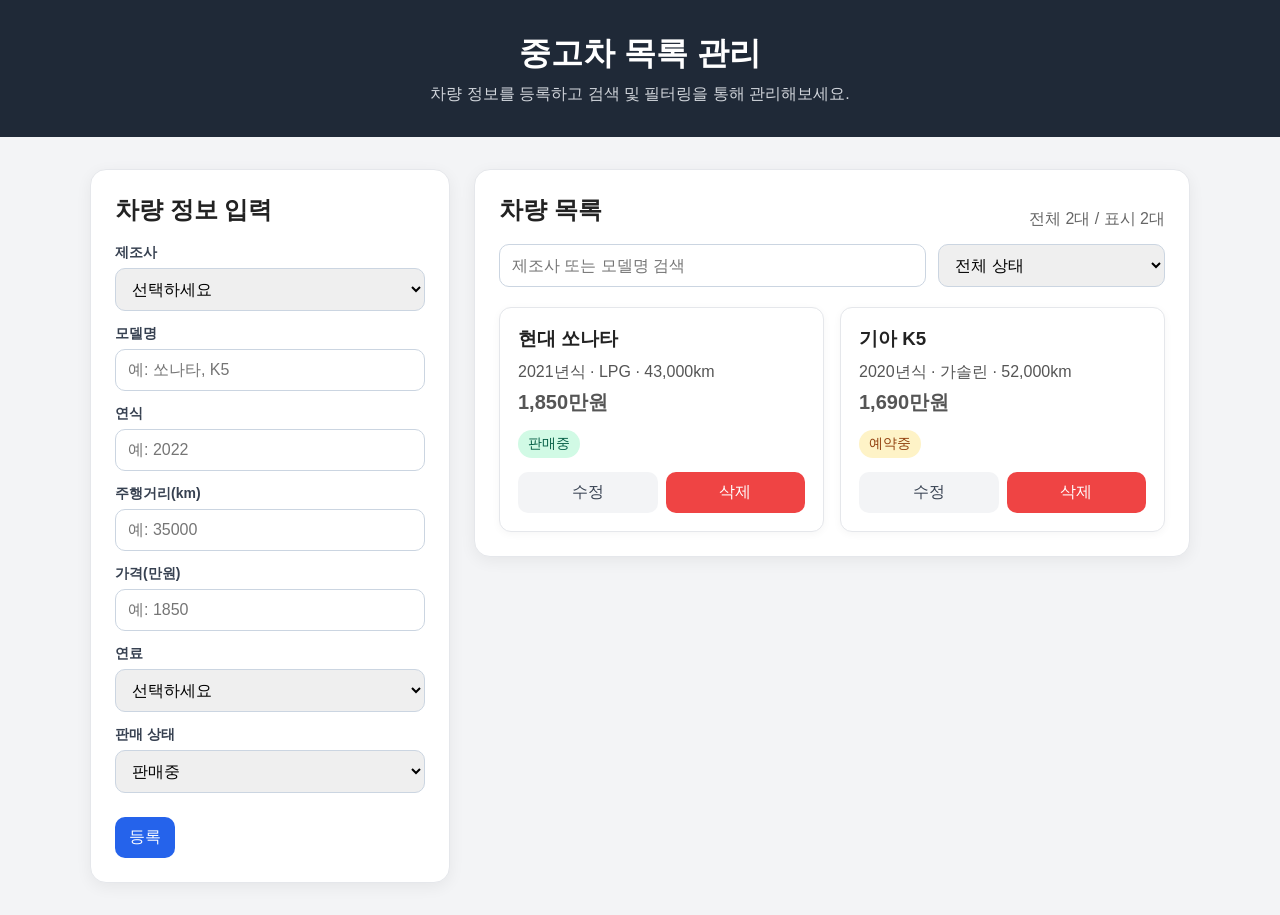
<file: 305_9반_정민성_HTML/index.html>
<!doctype html>
<html lang="ko">
  <head>
    <meta charset="UTF-8" />
    <meta name="viewport" content="width=device-width, initial-scale=1.0" />
    <title>중고차 목록 관리</title>
    <link rel="stylesheet" href="style.css" />
    <script src="app.js" defer></script>
  </head>
  <body>
    <header class="page-header">
      <!-- TODO: [페이지 헤더] 수강생 구현 #1 -->
      <h1>중고차 목록 관리</h1>
      <p>차량 정보를 등록하고 검색 및 필터링을 통해 관리해보세요.</p>
    </header>

    <main class="container">
      <section class="form-card">
        <h2>차량 정보 입력</h2>

        <!-- 차령 정보 입력 폼 -->
        <form id="carForm" class="car-form">
          <!-- 제조사 정보 -->
          <div class="form-row">
            <!-- TODO: [제조사 목록] 수강생 구현 #2 -->
            <label for="makerInput">제조사</label>
            <select id="makerInput">
              <option value="">선택하세요</option>
              <option value="현대">현대</option>
              <option value="기아">기아</option>
              <option value="제네시스">제네시스</option>
              <option value="KG모빌리티">KG모빌리티</option>
              <option value="르노코리아">르노코리아</option>
              <option value="쉐보레">쉐보레</option>
              <option value="수입차">수입차</option>
            </select>
          </div>

          <!-- 모델명 -->
          <div class="form-row">
            <!-- TODO: [모델명] 수강생 구현 #3 -->
            <label for="modelInput">모델명</label>
            <input type="text" id="modelInput" placeholder="예: 쏘나타, K5" />
          </div>

          <!-- 연식 -->
          <div class="form-row">
            <!-- TODO: [연식] 수강생 구현 #4 -->
            <label for="yearInput">연식</label>
            <input type="number" id="yearInput" placeholder="예: 2022" />
          </div>

          <!-- 주행거리 -->
          <div class="form-row">
            <!-- TODO: [주행거리(Km)] 수강생 구현 #5 -->
            <label for="mileageInput">주행거리(km)</label>
            <input type="number" id="mileageInput" placeholder="예: 35000" />
          </div>

          <!-- 가격 -->
          <div class="form-row">
            <!-- TODO: [가격(만원)] 수강생 구현 #6 -->
            <label for="priceInput">가격(만원)</label>
            <input type="number" id="priceInput" placeholder="예: 1850" />
          </div>

          <!-- 연료 -->
          <div class="form-row">
            <!-- TODO: [연료 목록] 수강생 구현 #7 -->
            <label for="fuelInput">연료</label>
            <select id="fuelInput">
              <option value="">선택하세요</option>
              <option value="가솔린">가솔린</option>
              <option value="디젤">디젤</option>
              <option value="LPG">LPG</option>
              <option value="하이브리드">하이브리드</option>
              <option value="전기">전기</option>
            </select>
          </div>

          <!-- 판매 상태 -->
          <div class="form-row">
            <!-- TODO: [판매 상태 목록] 수강생 구현 #8 -->
            <label for="statusInput">판매 상태</label>
            <select id="statusInput">
              <option value="판매중">판매중</option>
              <option value="예약중">예약중</option>
              <option value="판매완료">판매완료</option>
            </select>
          </div>
          <!-- 등록 / 취소 버튼 -->
          <div class="button-area">
            <!-- TODO: [등록/취소 버튼] 수강생 구현 #9 -->
            <button type="submit" id="submitButton">등록</button>
            <button type="button" id="cancelEditButton" hidden>취소</button>
          </div>
        </form>
      </section>

      <!-- 차량 목록 -->
      <section class="list-card">
        <div class="list-header">
          <h2>차량 목록</h2>
          <p id="countText">전체 0대 / 표시 0대</p>
        </div>

        <!-- 차량 검색 -->
        <div class="search-area">
          <!-- TODO: [차량 검색 및 필터 목록] 수강생 구현 #10 -->
          <input type="text" id="searchInput" placeholder="제조사 또는 모델명 검색" />
          <select id="statusFilter">
            <option value="전체">전체 상태</option>
            <option value="판매중">판매중</option>
            <option value="예약중">예약중</option>
            <option value="판매완료">판매완료</option>
          </select>
        </div>

        <!-- empty 메시지 -->
        <p id="emptyMessage" class="empty-message">등록된 차량이 없습니다.</p>

        <!-- 차량 목룍 -->
        <div id="carList" class="car-list"></div>
      </section>
    </main>
  </body>
</html>
</file>
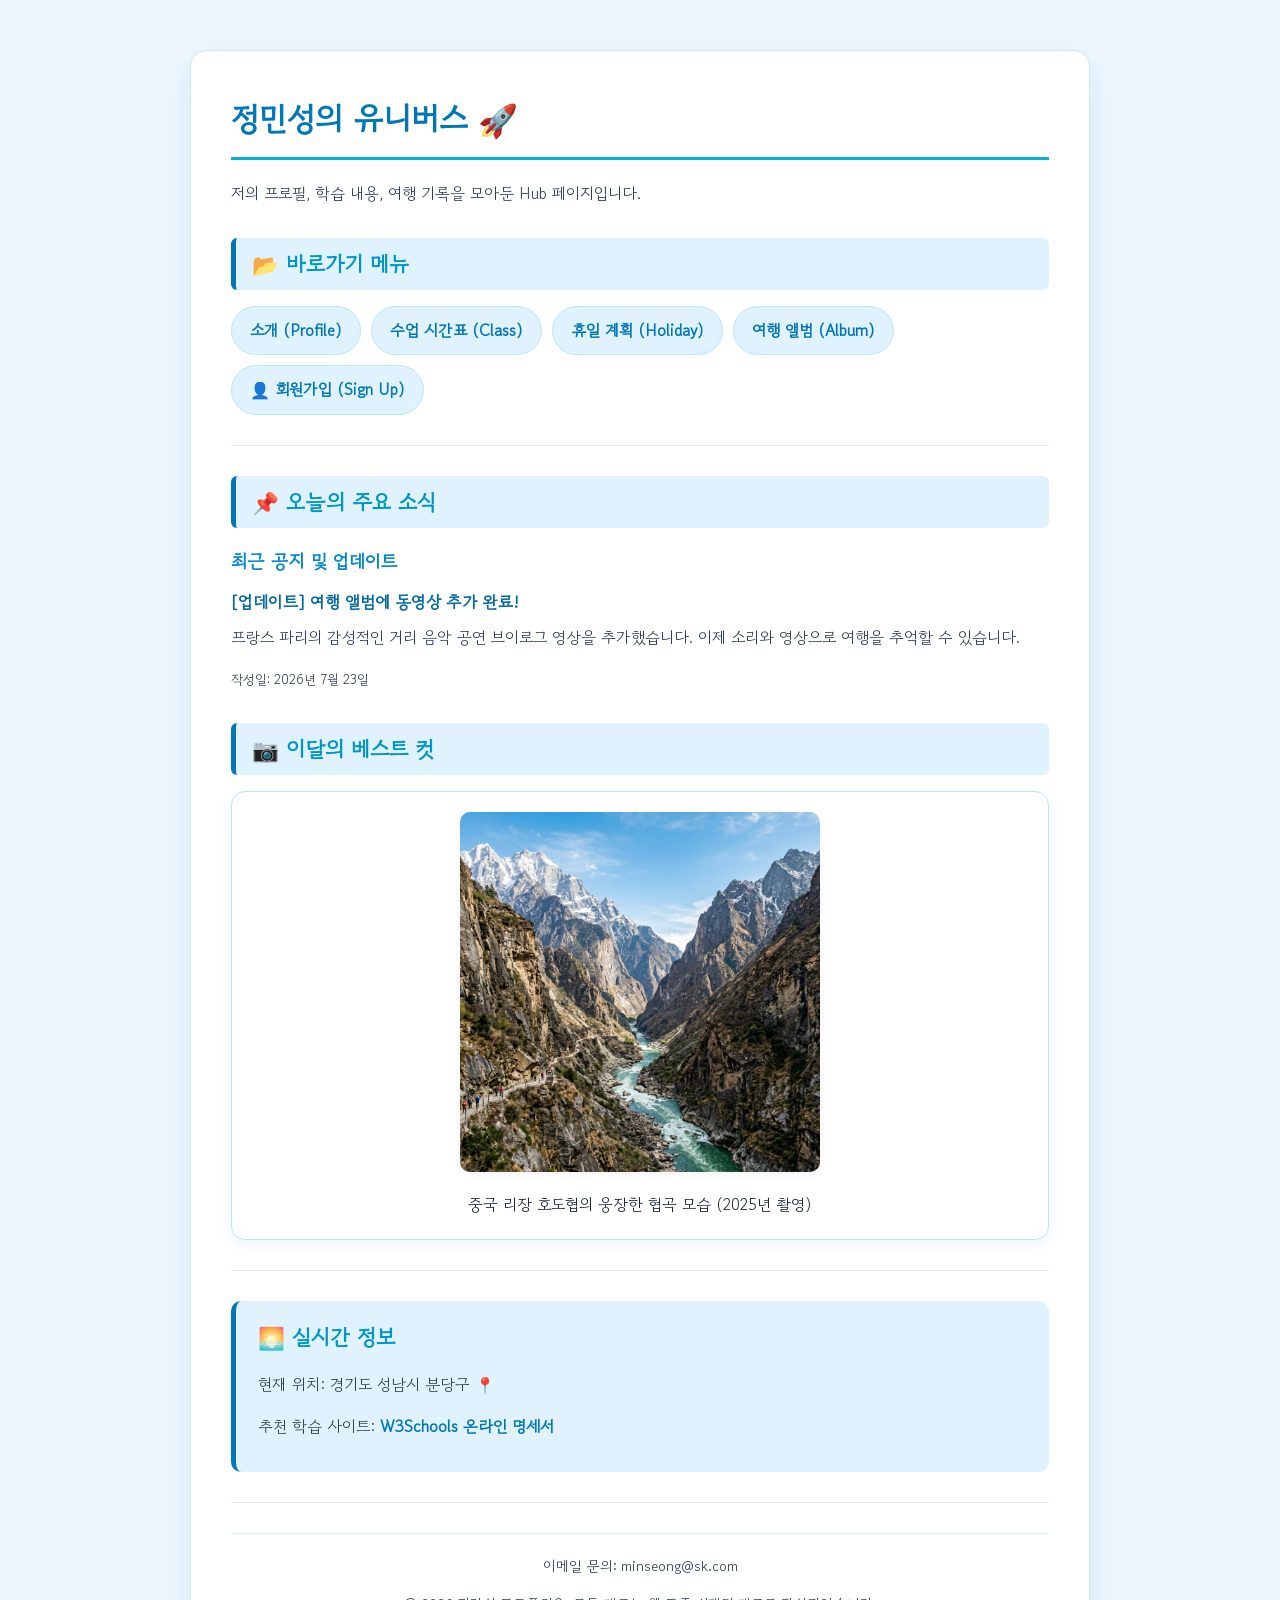
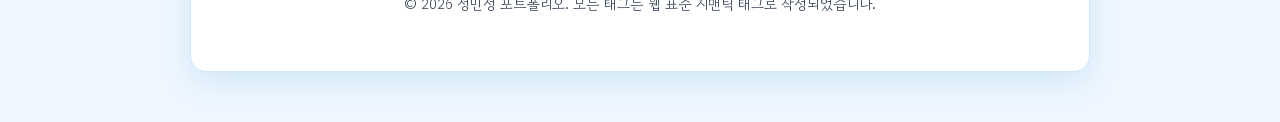
<file: html/index.html>
<!DOCTYPE html>
<html lang="ko">
<head>
    <meta charset="UTF-8">
    <meta name="viewport" content="width=device-width, initial-scale=1.0">
    <title>정민성의 유니버스 🚀 - Main Hub</title>
    <link rel="preconnect" href="https://fonts.googleapis.com">
    <link rel="preconnect" href="https://fonts.gstatic.com" crossorigin>
    <link href="https://fonts.googleapis.com/css2?family=Gowun+Dodum&family=Open+Sans:ital,wght@0,300..800;1,300..800&display=swap" rel="stylesheet">
    <link rel="stylesheet" href="css/style.css">
</head>
<body>
    <div class="container">
        <header>
            <h1>정민성의 유니버스 🚀</h1>
            <p>저의 프로필, 학습 내용, 여행 기록을 모아둔 Hub 페이지입니다.</p>
        </header>

        <nav>
            <h2>📂 바로가기 메뉴</h2>
            <ul>
                <li><a href="myProfile.html">소개 (Profile)</a></li>
                <li><a href="myClass.html">수업 시간표 (Class)</a></li>
                <li><a href="myHoliday.html">휴일 계획 (Holiday)</a></li>
                <li><a href="myTrip.html">여행 앨범 (Album)</a></li>
                <li><a href="signUp.html">👤 회원가입 (Sign Up)</a></li>
            </ul>
        </nav>

        <hr>

        <main>
            <section>
                <h2>📌 오늘의 주요 소식</h2>
                <h3>최근 공지 및 업데이트</h3>
                <article>
                    <h4>[업데이트] 여행 앨범에 동영상 추가 완료!</h4>
                    <p>프랑스 파리의 감성적인 거리 음악 공연 브이로그 영상을 추가했습니다. 이제 소리와 영상으로 여행을 추억할 수 있습니다.</p>
                    <p><small>작성일: 2026년 7월 23일</small></p>
                </article>
            </section>

            <section>
                <h2>📷 이달의 베스트 컷</h2>
                <figure class="trip-card">
                    <img src="media/lijiang.jpg" alt="중국 리장 호도협" width="360"><br>
                    <figcaption>중국 리장 호도협의 웅장한 협곡 모습 (2025년 촬영)</figcaption>
                </figure>
            </section>
        </main>

        <hr>

        <aside>
            <h2>🌅 실시간 정보</h2>
            <p>현재 위치: 경기도 성남시 분당구 📍</p>
            <p>추천 학습 사이트: <a href="https://www.w3schools.com" target="_blank">W3Schools 온라인 명세서</a></p>
        </aside>

        <hr>

        <footer>
            <p>이메일 문의: minseong@sk.com</p>
            <p>© 2026 정민성 포트폴리오. 모든 태그는 웹 표준 시맨틱 태그로 작성되었습니다.</p>
        </footer>
    </div>
</body>
</html>
</file>
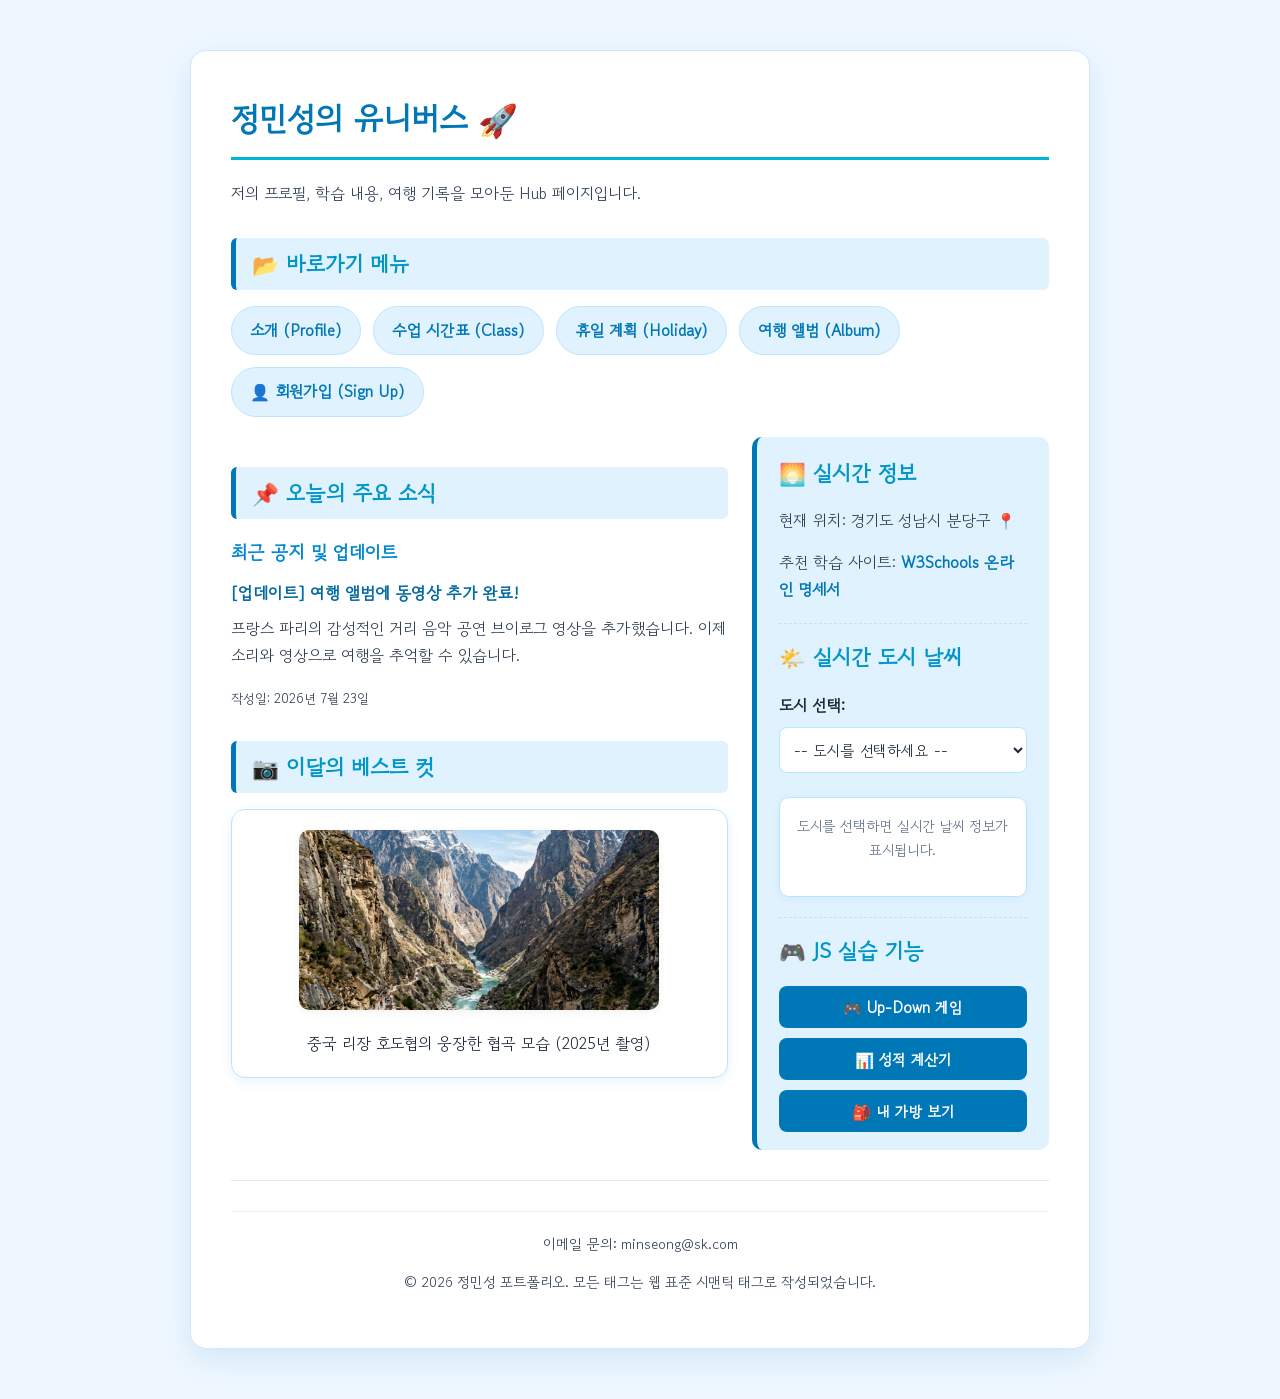
<file: P305_9반_정민성_HTML_CSS_JS/index.html>
<!DOCTYPE html>
<html lang="ko">
<head>
    <meta charset="UTF-8">
    <meta name="viewport" content="width=device-width, initial-scale=1.0">
    <title>정민성의 유니버스 🚀 - Main Hub</title>
    <link rel="preconnect" href="https://fonts.googleapis.com">
    <link rel="preconnect" href="https://fonts.gstatic.com" crossorigin>
    <link href="https://fonts.googleapis.com/css2?family=Gowun+Dodum&family=Open+Sans:ital,wght@0,300..800;1,300..800&display=swap" rel="stylesheet">
    <link rel="stylesheet" href="css/style.css">
</head>
<body>
    <div class="container">
        <header>
            <h1>정민성의 유니버스 🚀</h1>
            <p>저의 프로필, 학습 내용, 여행 기록을 모아둔 Hub 페이지입니다.</p>
        </header>

        <nav>
            <h2>📂 바로가기 메뉴</h2>
            <ul>
                <li><a href="myProfile.html">소개 (Profile)</a></li>
                <li><a href="myClass.html">수업 시간표 (Class)</a></li>
                <li><a href="myHoliday.html">휴일 계획 (Holiday)</a></li>
                <li><a href="myTrip.html">여행 앨범 (Album)</a></li>
                <li><a href="signUp.html">👤 회원가입 (Sign Up)</a></li>
            </ul>
        </nav>

        <div class="layout-body">
            <main>
                <section>
                    <h2>📌 오늘의 주요 소식</h2>
                    <h3>최근 공지 및 업데이트</h3>
                    <article>
                        <h4>[업데이트] 여행 앨범에 동영상 추가 완료!</h4>
                        <p>프랑스 파리의 감성적인 거리 음악 공연 브이로그 영상을 추가했습니다. 이제 소리와 영상으로 여행을 추억할 수 있습니다.</p>
                        <p><small>작성일: 2026년 7월 23일</small></p>
                    </article>
                </section>

                <section>
                    <h2>📷 이달의 베스트 컷</h2>
                    <figure class="trip-card">
                        <img src="media/lijiang.jpg" alt="중국 리장 호도협" width="360"><br>
                        <figcaption>중국 리장 호도협의 웅장한 협곡 모습 (2025년 촬영)</figcaption>
                    </figure>
                </section>
            </main>

            <aside>
                <h2>🌅 실시간 정보</h2>
                <p>현재 위치: 경기도 성남시 분당구 📍</p>
                <p>추천 학습 사이트: <a href="https://www.w3schools.com" target="_blank">W3Schools 온라인 명세서</a></p>

                <section class="weather-section">
                    <h2>🌤️ 실시간 도시 날씨</h2>
                    <label for="citySelect"><strong>도시 선택:</strong></label>
                    <select id="citySelect">
                        <option value="">-- 도시를 선택하세요 --</option>
                        <option value="seongnam" data-lat="37.4386" data-lon="127.1378">성남 (Seongnam)</option>
                        <option value="seoul" data-lat="37.5665" data-lon="126.9780">서울 (Seoul)</option>
                        <option value="busan" data-lat="35.1796" data-lon="129.0756">부산 (Busan)</option>
                        <option value="jeju" data-lat="33.4996" data-lon="126.5312">제주 (Jeju)</option>
                        <option value="tokyo" data-lat="35.6762" data-lon="139.6503">도쿄 (Tokyo)</option>
                        <option value="paris" data-lat="48.8566" data-lon="2.3522">파리 (Paris)</option>
                        <option value="newyork" data-lat="40.7128" data-lon="-74.0060">뉴욕 (New York)</option>
                    </select>

                    <div id="weather-box" class="weather-box">
                        <p class="placeholder-text">도시를 선택하면 실시간 날씨 정보가 표시됩니다.</p>
                    </div>
                </section>

                <section class="js-section">
                    <h2>🎮 JS 실습 기능</h2>
                    <div class="js-btn-group">
                        <button onclick="playUpDown()">🎮 Up-Down 게임</button>
                        <button onclick="calculateGrade()">📊 성적 계산기</button>
                        <button onclick="showMyBag()">🎒 내 가방 보기</button>
                    </div>
                </section>
            </aside>
        </div>

        <hr>

        <footer>
            <p>이메일 문의: minseong@sk.com</p>
            <p>© 2026 정민성 포트폴리오. 모든 태그는 웹 표준 시맨틱 태그로 작성되었습니다.</p>
        </footer>
    </div>

    <script src="script/upDown.js"></script>
    <script src="script/grade.js"></script>
    <script src="script/bag.js"></script>
    <script type="module" src="script/realtimeInfo.js"></script>
</body>
</html>
</file>
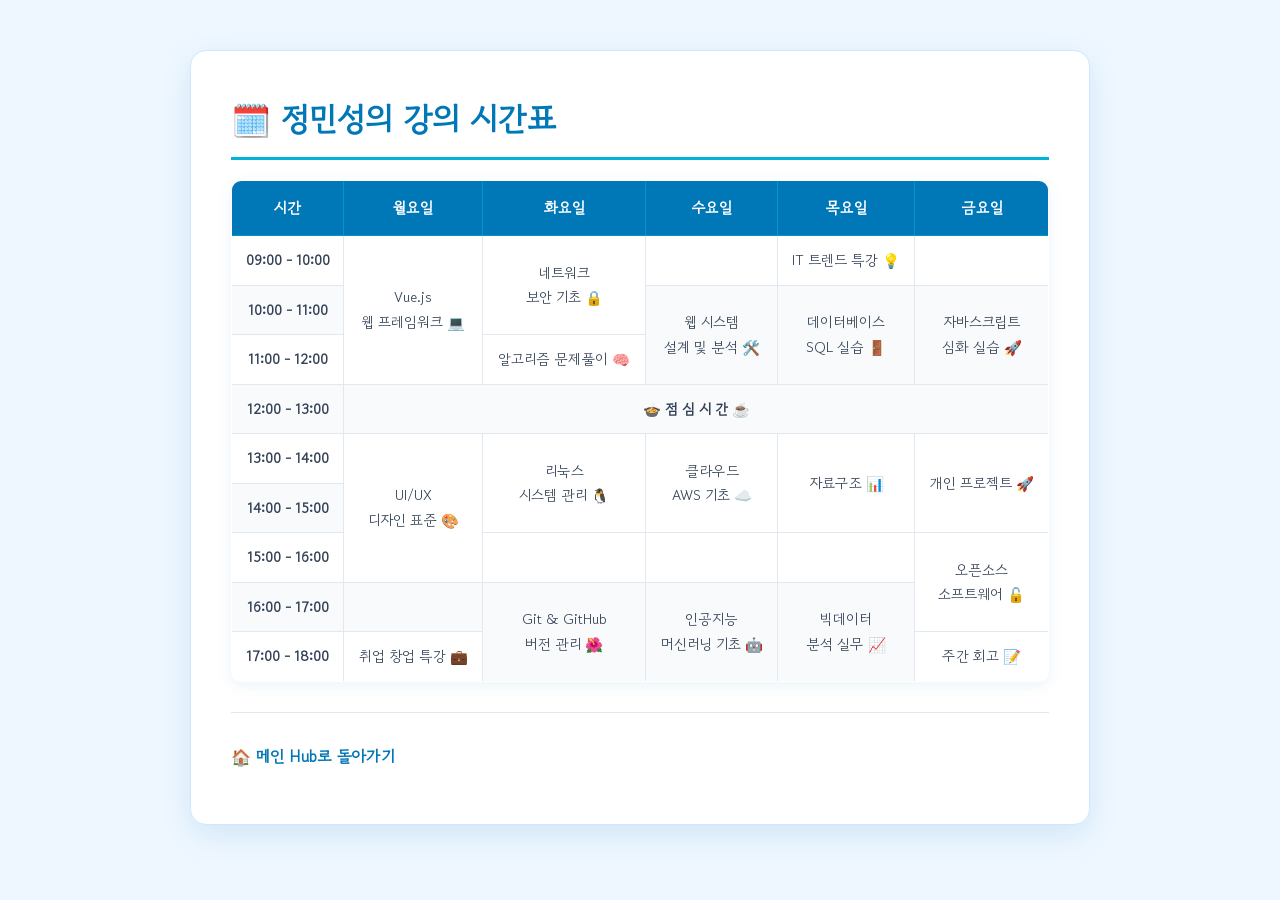
<file: html/myClass.html>
<!DOCTYPE html>
<html lang="ko">
<head>
    <meta charset="UTF-8">
    <meta name="viewport" content="width=device-width, initial-scale=1.0">
    <title>나의 강의 일정 - 정민성</title>
    <link rel="preconnect" href="https://fonts.googleapis.com">
    <link rel="preconnect" href="https://fonts.gstatic.com" crossorigin>
    <link href="https://fonts.googleapis.com/css2?family=Gowun+Dodum&family=Open+Sans:ital,wght@0,300..800;1,300..800&display=swap" rel="stylesheet">
    <link rel="stylesheet" href="css/style.css">
</head>
<body>
    <div class="container">
        <h1>🗓️ 정민성의 강의 시간표</h1>
        
        <table>
            <thead>
                <tr>
                    <th>시간</th>
                    <th>월요일</th>
                    <th>화요일</th>
                    <th>수요일</th>
                    <th>목요일</th>
                    <th>금요일</th>
                </tr>
            </thead>
            <tbody>
                <tr>
                    <td><strong>09:00 - 10:00</strong></td>
                    <td rowspan="3">Vue.js<br>웹 프레임워크 💻</td>
                    <td rowspan="2">네트워크<br>보안 기초 🔒</td>
                    <td></td>
                    <td>IT 트렌드 특강 💡</td>
                    <td></td>
                </tr>
                <tr>
                    <td><strong>10:00 - 11:00</strong></td>
                    <td rowspan="2">웹 시스템<br>설계 및 분석 🛠️</td>
                    <td rowspan="2">데이터베이스<br>SQL 실습 🚪</td>
                    <td rowspan="2">자바스크립트<br>심화 실습 🚀</td>
                </tr>
                <tr>
                    <td><strong>11:00 - 12:00</strong></td>
                    <td>알고리즘 문제풀이 🧠</td>
                </tr>
                <tr>
                    <td><strong>12:00 - 13:00</strong></td>
                    <td colspan="5" align="center"><strong>🍲 점 심 시 간 ☕</strong></td>
                </tr>
                <tr>
                    <td><strong>13:00 - 14:00</strong></td>
                    <td rowspan="3">UI/UX<br>디자인 표준 🎨</td>
                    <td rowspan="2">리눅스<br>시스템 관리 🐧</td>
                    <td rowspan="2">클라우드<br>AWS 기초 ☁️</td>
                    <td rowspan="2">자료구조 📊</td>
                    <td rowspan="2">개인 프로젝트 🚀</td>
                </tr>
                <tr>
                    <td><strong>14:00 - 15:00</strong></td>
                </tr>
                <tr>
                    <td><strong>15:00 - 16:00</strong></td>
                    <td></td>
                    <td></td>
                    <td></td>
                    <td rowspan="2">오픈소스<br>소프트웨어 🔓</td>
                </tr>
                <tr>
                    <td><strong>16:00 - 17:00</strong></td>
                    <td></td>
                    <td rowspan="2">Git & GitHub<br>버전 관리 🌺</td>
                    <td rowspan="2">인공지능<br>머신러닝 기초 🤖</td>
                    <td rowspan="2">빅데이터<br>분석 실무 📈</td>
                </tr>
                <tr>
                    <td><strong>17:00 - 18:00</strong></td>
                    <td>취업 창업 특강 💼</td>
                    <td>주간 회고 📝</td>
                </tr>
            </tbody>
        </table>

        <hr>

        <p><a href="index.html">🏠 메인 Hub로 돌아가기</a></p>
    </div>
</body>
</html>
</file>
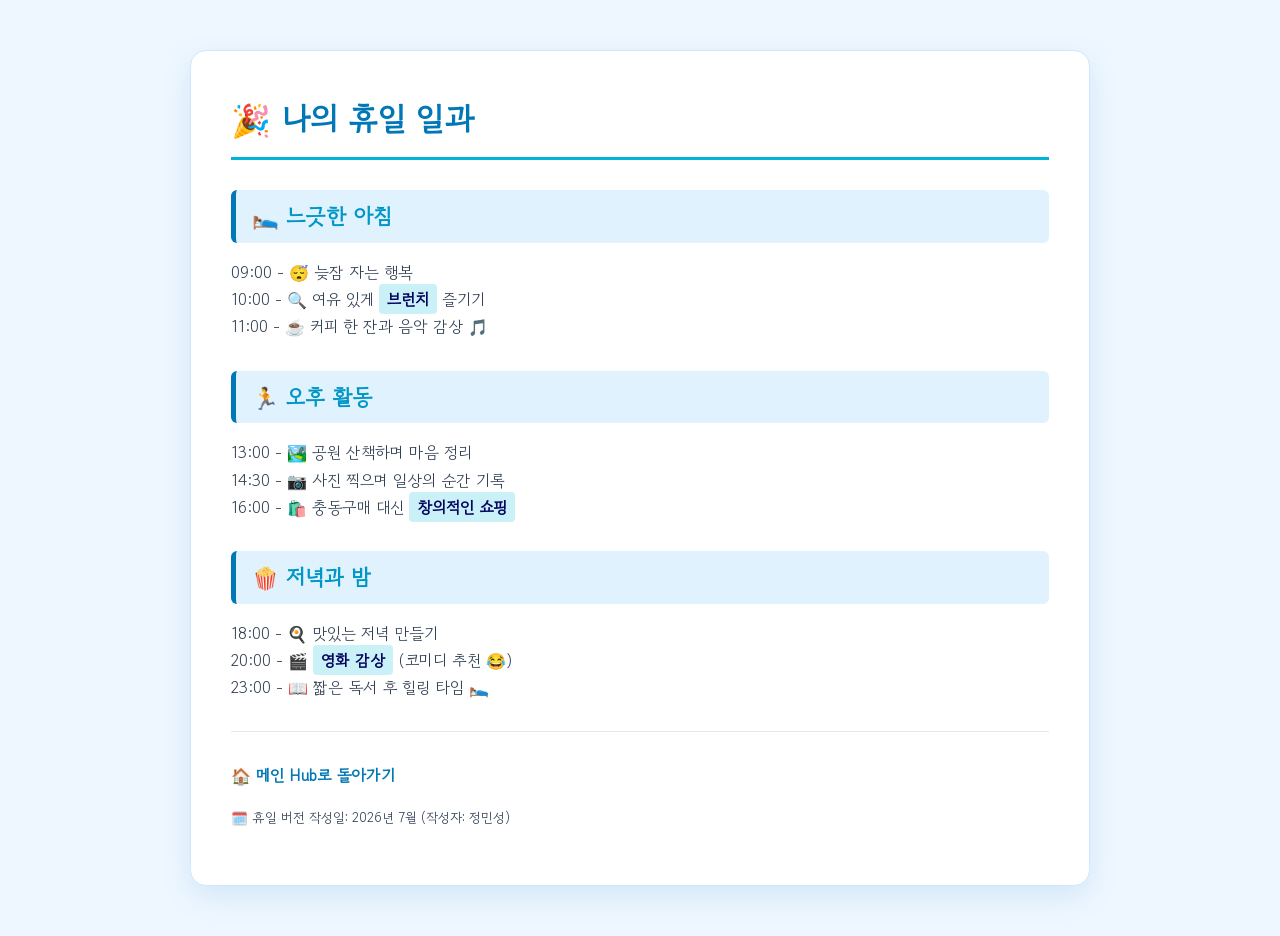
<file: html/myHoliday.html>
<!DOCTYPE html>
<html lang="ko">
<head>
    <meta charset="UTF-8">
    <meta name="viewport" content="width=device-width, initial-scale=1.0">
    <title>나의 휴일 일과 - 정민성</title>
    <link rel="preconnect" href="https://fonts.googleapis.com">
    <link rel="preconnect" href="https://fonts.gstatic.com" crossorigin>
    <link href="https://fonts.googleapis.com/css2?family=Gowun+Dodum&family=Open+Sans:ital,wght@0,300..800;1,300..800&display=swap" rel="stylesheet">
    <link rel="stylesheet" href="css/style.css">
</head>
<body>
    <div class="container">
        <h1>🎉 나의 휴일 일과</h1>

        <h2>🛌 느긋한 아침</h2>
        <p>
            09:00 - 😴 늦잠 자는 행복<br>
            10:00 - 🔍 여유 있게 <mark>브런치</mark> 즐기기<br>
            11:00 - ☕ 커피 한 잔과 음악 감상 🎵
        </p>

        <h2>🏃 오후 활동</h2>
        <p>
            13:00 - 🏞️ 공원 산책하며 마음 정리<br>
            14:30 - 📷 사진 찍으며 일상의 순간 기록<br>
            16:00 - 🛍️ 충동구매 대신 <mark>창의적인 쇼핑</mark>
        </p>

        <h2>🍿 저녁과 밤</h2>
        <p>
            18:00 - 🍳 맛있는 저녁 만들기<br>
            20:00 - 🎬 <mark>영화 감상</mark> (코미디 추천 😂)<br>
            23:00 - 📖 짧은 독서 후 힐링 타임 🛌
        </p>

        <hr>

        <p><a href="index.html">🏠 메인 Hub로 돌아가기</a></p>
        <p><small>🗓️ 휴일 버전 작성일: 2026년 7월 (작성자: 정민성)</small></p>
    </div>
</body>
</html>
</file>
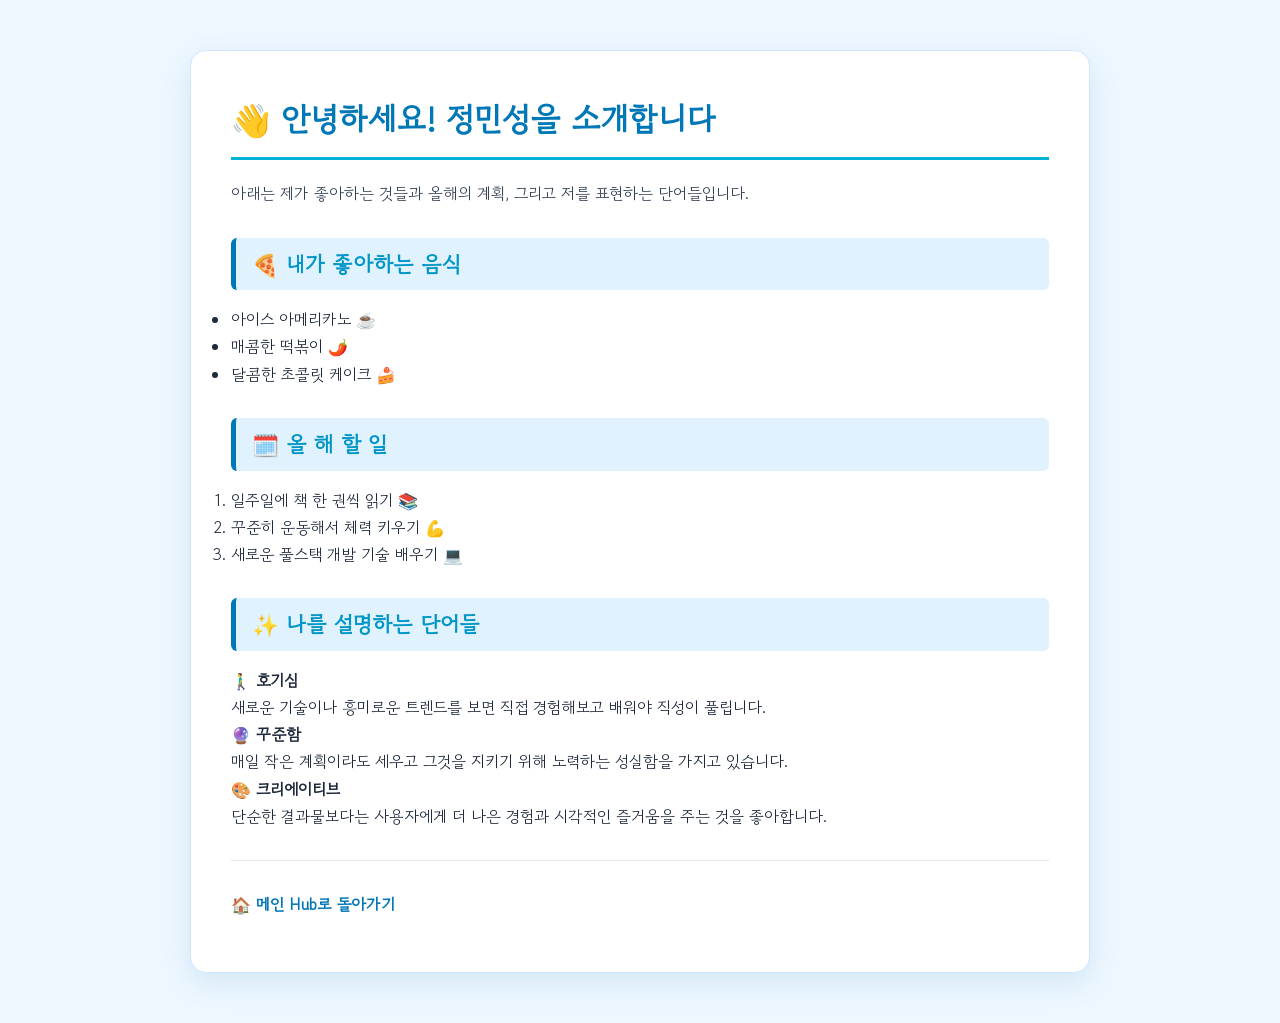
<file: html/myProfile.html>
<!DOCTYPE html>
<html lang="ko">
<head>
    <meta charset="UTF-8">
    <meta name="viewport" content="width=device-width, initial-scale=1.0">
    <title>나의 소개 - 정민성</title>
    <link rel="preconnect" href="https://fonts.googleapis.com">
    <link rel="preconnect" href="https://fonts.gstatic.com" crossorigin>
    <link href="https://fonts.googleapis.com/css2?family=Gowun+Dodum&family=Open+Sans:ital,wght@0,300..800;1,300..800&display=swap" rel="stylesheet">
    <link rel="stylesheet" href="css/style.css">
</head>
<body>
    <div class="container">
        <h1>👋 안녕하세요! 정민성을 소개합니다</h1>
        <p>아래는 제가 좋아하는 것들과 올해의 계획, 그리고 저를 표현하는 단어들입니다.</p>

        <h2>🍕 내가 좋아하는 음식</h2>
        <ul>
            <li>아이스 아메리카노 ☕</li>
            <li>매콤한 떡볶이 🌶️</li>
            <li>달콤한 초콜릿 케이크 🍰</li>
        </ul>

        <h2>🗓️ 올 해 할 일</h2>
        <ol>
            <li>일주일에 책 한 권씩 읽기 📚</li>
            <li>꾸준히 운동해서 체력 키우기 💪</li>
            <li>새로운 풀스택 개발 기술 배우기 💻</li>
        </ol>

        <h2>✨ 나를 설명하는 단어들</h2>
        <dl>
            <dt><strong>🚶‍♂️ 호기심</strong></dt>
            <dd>새로운 기술이나 흥미로운 트렌드를 보면 직접 경험해보고 배워야 직성이 풀립니다.</dd>
            <dt><strong>🔮 꾸준함</strong></dt>
            <dd>매일 작은 계획이라도 세우고 그것을 지키기 위해 노력하는 성실함을 가지고 있습니다.</dd>
            <dt><strong>🎨 크리에이티브</strong></dt>
            <dd>단순한 결과물보다는 사용자에게 더 나은 경험과 시각적인 즐거움을 주는 것을 좋아합니다.</dd>
        </dl>

        <hr>

        <p><a href="index.html">🏠 메인 Hub로 돌아가기</a></p>
    </div>
</body>
</html>
</file>
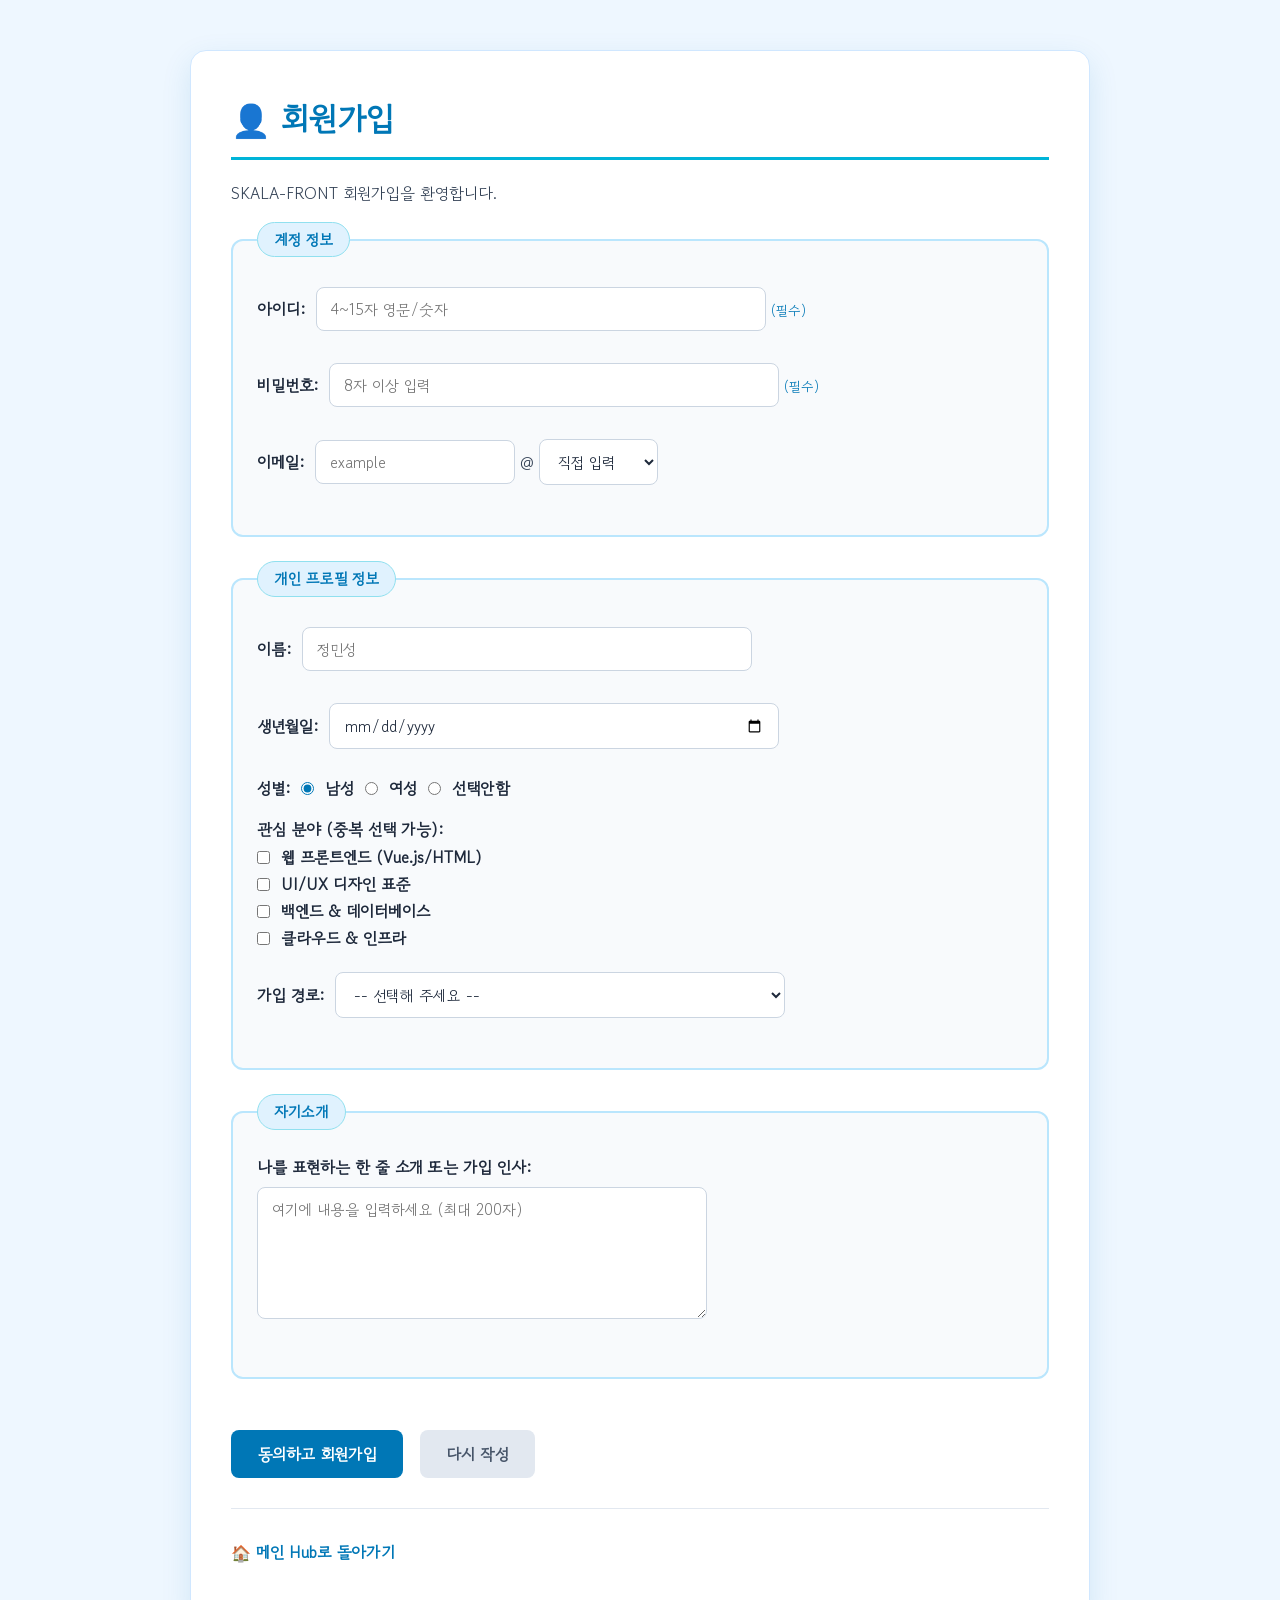
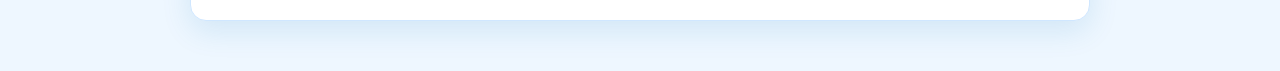
<file: html/signUp.html>
<!DOCTYPE html>
<html lang="ko">
<head>
    <meta charset="UTF-8">
    <meta name="viewport" content="width=device-width, initial-scale=1.0">
    <title>회원가입 - SKALA-FRONT</title>
    <link rel="preconnect" href="https://fonts.googleapis.com">
    <link rel="preconnect" href="https://fonts.gstatic.com" crossorigin>
    <link href="https://fonts.googleapis.com/css2?family=Gowun+Dodum&family=Open+Sans:ital,wght@0,300..800;1,300..800&display=swap" rel="stylesheet">
    <link rel="stylesheet" href="css/style.css">
</head>
<body>
    <div class="container">
        <h1>👤 회원가입</h1>
        <p>SKALA-FRONT 회원가입을 환영합니다.</p>

        <form action="signUpResult.html" method="get">
            <fieldset>
                <legend>계정 정보</legend>
                <p>
                    <label for="userId">아이디: </label>
                    <input type="text" id="userId" name="userId" minlength="4" maxlength="15" required placeholder="4~15자 영문/숫자">
                    <small style="color: #0077b6;">(필수)</small>
                </p>
                <p>
                    <label for="userPw">비밀번호: </label>
                    <input type="password" id="userPw" name="userPw" minlength="8" required placeholder="8자 이상 입력">
                    <small style="color: #0077b6;">(필수)</small>
                </p>
                <p>
                    <label for="userEmail">이메일: </label>
                    <input type="text" id="userEmail" name="userEmail" placeholder="example" style="width: auto; max-width: 200px;">
                    @
                    <select name="emailDomain" style="width: auto; max-width: 180px;">
                        <option value="direct">직접 입력</option>
                        <option value="naver.com">naver.com</option>
                        <option value="gmail.com">gmail.com</option>
                        <option value="daum.net">daum.net</option>
                    </select>
                </p>
            </fieldset>

            <fieldset>
                <legend>개인 프로필 정보</legend>
                <p>
                    <label for="userName">이름: </label>
                    <input type="text" id="userName" name="userName" required placeholder="정민성">
                </p>
                <p>
                    <label for="userBirth">생년월일: </label>
                    <input type="date" id="userBirth" name="userBirth">
                </p>
                <p>
                    <label>성별: </label>
                    <label><input type="radio" name="gender" value="male" checked> 남성</label>
                    <label><input type="radio" name="gender" value="female"> 여성</label>
                    <label><input type="radio" name="gender" value="none"> 선택안함</label>
                </p>
                <p>
                    <label>관심 분야 (중복 선택 가능): </label><br>
                    <label><input type="checkbox" name="interest" value="frontend"> 웹 프론트엔드 (Vue.js/HTML)</label><br>
                    <label><input type="checkbox" name="interest" value="uiux"> UI/UX 디자인 표준</label><br>
                    <label><input type="checkbox" name="interest" value="backend"> 백엔드 & 데이터베이스</label><br>
                    <label><input type="checkbox" name="interest" value="devops"> 클라우드 & 인프라</label>
                </p>
                <p>
                    <label for="joinPath">가입 경로: </label>
                    <select id="joinPath" name="joinPath">
                        <option value="">-- 선택해 주세요 --</option>
                        <option value="search">인터넷 검색</option>
                        <option value="friend">지인 추천</option>
                        <option value="sns">SNS/블로그</option>
                        <option value="other">기타</option>
                    </select>
                </p>
            </fieldset>

            <fieldset>
                <legend>자기소개</legend>
                <p>
                    <label for="intro">나를 표현하는 한 줄 소개 또는 가입 인사:</label><br>
                    <textarea id="intro" name="intro" rows="5" cols="50" placeholder="여기에 내용을 입력하세요 (최대 200자)"></textarea>
                </p>
            </fieldset>

            <br>
            <div>
                <input type="submit" value="동의하고 회원가입">
                <input type="reset" value="다시 작성">
            </div>
        </form>

        <hr>

        <p><a href="index.html">🏠 메인 Hub로 돌아가기</a></p>
    </div>
</body>
</html>
</file>
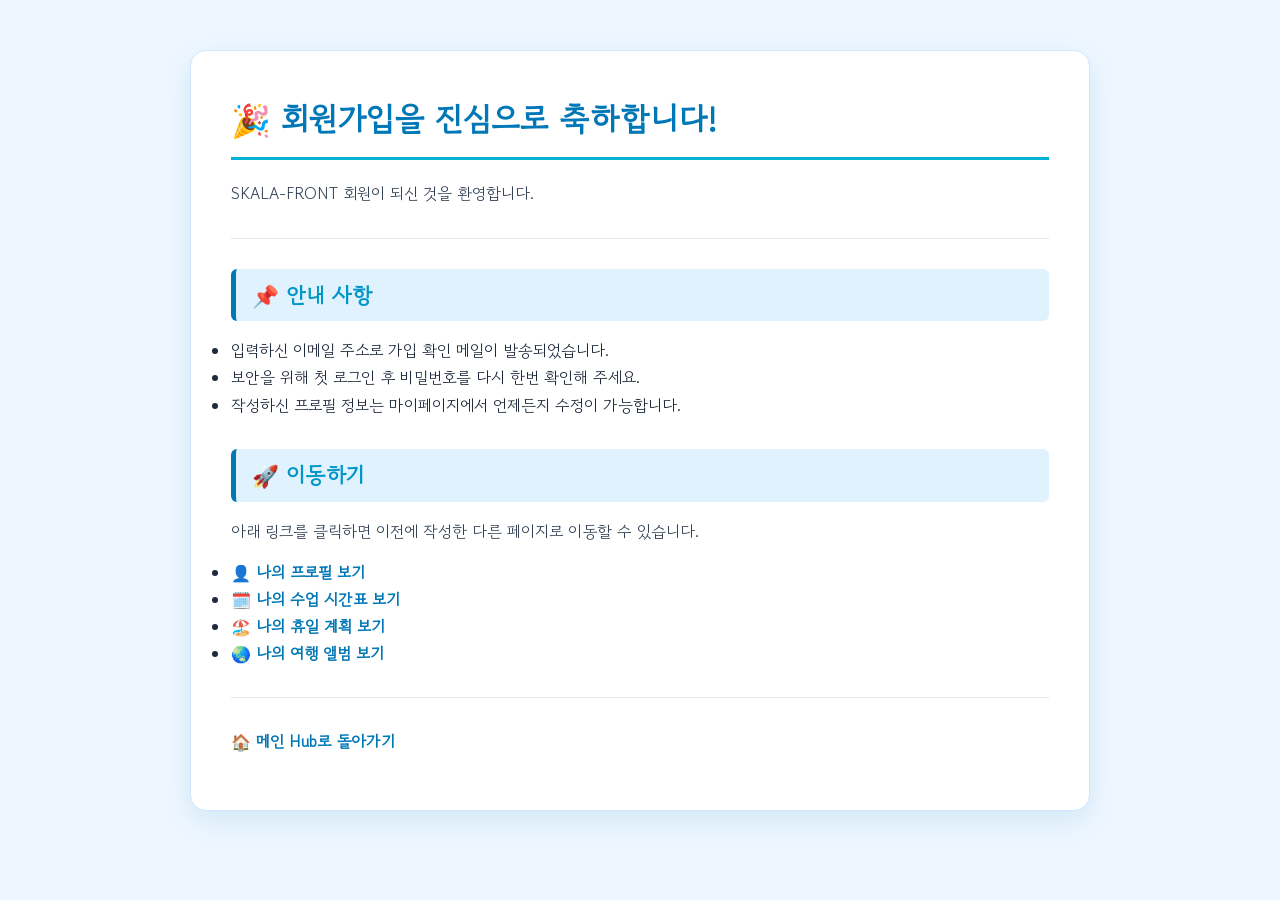
<file: html/signUpResult.html>
<!DOCTYPE html>
<html lang="ko">
<head>
    <meta charset="UTF-8">
    <meta name="viewport" content="width=device-width, initial-scale=1.0">
    <title>회원가입 완료 - SKALA-FRONT</title>
    <link rel="preconnect" href="https://fonts.googleapis.com">
    <link rel="preconnect" href="https://fonts.gstatic.com" crossorigin>
    <link href="https://fonts.googleapis.com/css2?family=Gowun+Dodum&family=Open+Sans:ital,wght@0,300..800;1,300..800&display=swap" rel="stylesheet">
    <link rel="stylesheet" href="css/style.css">
</head>
<body>
    <div class="container">
        <h1>🎉 회원가입을 진심으로 축하합니다!</h1>
        <p>SKALA-FRONT 회원이 되신 것을 환영합니다.</p>
        
        <hr>

        <h2>📌 안내 사항</h2>
        <ul>
            <li>입력하신 이메일 주소로 가입 확인 메일이 발송되었습니다.</li>
            <li>보안을 위해 첫 로그인 후 비밀번호를 다시 한번 확인해 주세요.</li>
            <li>작성하신 프로필 정보는 마이페이지에서 언제든지 수정이 가능합니다.</li>
        </ul>

        <h2>🚀 이동하기</h2>
        <p>아래 링크를 클릭하면 이전에 작성한 다른 페이지로 이동할 수 있습니다.</p>
        <ul>
            <li>👤 <a href="myProfile.html">나의 프로필 보기</a></li>
            <li>🗓️ <a href="myClass.html">나의 수업 시간표 보기</a></li>
            <li>🏖️ <a href="myHoliday.html">나의 휴일 계획 보기</a></li>
            <li>🌏 <a href="myTrip.html">나의 여행 앨범 보기</a></li>
        </ul>

        <hr>

        <p><a href="index.html">🏠 메인 Hub로 돌아가기</a></p>
    </div>
</body>
</html>
</file>
<file: 305_9반_정민성_HTML/style.css>
* {
  box-sizing: border-box;
}

body {
  margin: 0;
  font-family: Arial, "맑은 고딕", sans-serif;
  color: #222;
  background-color: #f3f4f6;
}

.page-header {
  padding: 32px 20px;
  text-align: center;
  color: white;
  background-color: #1f2937;
}

.page-header h1 {
  margin: 0 0 8px;
}

.page-header p {
  margin: 0;
  color: #d1d5db;
}

.container {
  width: min(1100px, 92%);
  margin: 32px auto;

  /* 입력 영역과 목록 영역을 2열로 배치한다. */
  /* TODO: [입력 영역 / 목록 영역 2열 배치 ] 수강생 구현 #1 */
  display: grid;
  grid-template-columns: 360px 1fr;
  gap: 24px;
  align-items: start;
}

.form-card,
.list-card {
  padding: 24px;
  background-color: white;
  border: 1px solid #e5e7eb;
  border-radius: 16px;
  box-shadow: 0 4px 16px rgba(0, 0, 0, 0.06);
}

.form-card h2,
.list-card h2 {
  margin: 0 0 18px;
}

.car-form {
  display: grid;
  gap: 14px;
}

.form-row {
  /* TODO: [form -row] 수강생 구현 #2 */
  display: grid;
  gap: 6px;
}

.form-row label {
  /* TODO: [form-row lable] 수강생 구현 #3 */
  font-weight: 600;
  font-size: 14px;
  color: #374151;
}

input,
select,
button {
  font: inherit;
}

input,
select {
  width: 100%;
  padding: 11px 12px;
  border: 1px solid #cbd5e1;
  border-radius: 10px;
}

input:focus,
select:focus {
  outline: 3px solid #bfdbfe;
  border-color: #2563eb;
}

.button-area {
  /* TODO: [button-area] 수강생 구현 #4 */
  display: flex;
  gap: 10px;
  margin-top: 10px;
}

button {
  padding: 10px 14px;
  border: none;
  border-radius: 10px;
  cursor: pointer;
}

#submitButton {
  color: white;
  background-color: #2563eb;
}

#cancelEditButton {
  background-color: #e5e7eb;
}

.list-header {
  display: flex;
  justify-content: space-between;
  align-items: center;
  gap: 12px;
}

#countText {
  margin: 0;
  color: #666;
}

.search-area {
  /* TODO: [search-area] 수강생 구현 #5 */
  display: flex;
  gap: 12px;
  margin-bottom: 20px;
}

.search-area input {
  flex: 2;
}

.search-area select {
  flex: 1;
}

.car-list {
  /* TODO: [car-list] 수강생 구현 #6 */
  display: grid;
  grid-template-columns: repeat(auto-fill, minmax(280px, 1fr));
  gap: 16px;
}

.car-card {
  /* TODO: [car-card] 수강생 구현 #7 */
  padding: 18px;
  background-color: #ffffff;
  border: 1px solid #e5e7eb;
  border-radius: 12px;
  box-shadow: 0 2px 8px rgba(0, 0, 0, 0.04);
  transition: transform 0.2s ease, box-shadow 0.2s ease;
}

.car-card:hover {
  transform: translateY(-2px);
  box-shadow: 0 6px 16px rgba(0, 0, 0, 0.08);
}

.car-card h3 {
  margin: 0 0 10px;
}

.car-card p {
  margin: 6px 0;
  color: #555;
}

.price {
  font-size: 20px;
  font-weight: 700;
  color: #111827;
}

.status-badge {
  display: inline-block;
  margin-top: 8px;
  padding: 5px 10px;
  border-radius: 999px;
  font-size: 14px;
}

.status-badge.selling {
  color: #065f46;
  background-color: #d1fae5;
}

.status-badge.reserved {
  color: #92400e;
  background-color: #fef3c7;
}

.status-badge.sold {
  color: #991b1b;
  background-color: #fee2e2;
}

.card-actions {
  /* TODO: [car-actions] 수강생 구현 #8 */
  display: flex;
  gap: 8px;
  margin-top: 14px;
}

.card-actions button {
  /* TODO: [card-actions button] 수강생 구현 #9 */
  flex: 1;
  background-color: #f3f4f6;
  color: #374151;
}

.card-actions button:hover {
  background-color: #e5e7eb;
}

.card-actions .delete-button {
  color: white;
  background-color: #ef4444;
}

.card-actions .delete-button:hover {
  background-color: #dc2626;
}

.empty-message {
  padding: 32px;
  text-align: center;
  color: #6b7280;
  background-color: #f9fafb;
  border-radius: 12px;
}

/* 화면이 좁아지면 1열로 변경한다. */
@media (max-width: 800px) {
  /* TODO: [1열 변경] 수강생 구현 #10 */
  .container {
    grid-template-columns: 1fr;
  }
}
</file>
<file: html/css/style.css>
@import url('https://fonts.googleapis.com/css2?family=Gowun+Dodum&family=Open+Sans:ital,wght@0,300..800;1,300..800&display=swap');

* {
    box-sizing: border-box;
    margin: 0;
    padding: 0;
}

body {
    font-family: 'Gowun Dodum', 'Open Sans', sans-serif;
    line-height: 1.7;
    background-color: #eef7ff;
    color: #1e293b;
    padding: 20px 10px;
}

.container {
    max-width: 900px;
    margin: 30px auto;
    background-color: #ffffff;
    padding: 40px;
    border-radius: 16px;
    box-shadow: 0 10px 30px rgba(0, 119, 182, 0.12);
    border: 1px solid #d0e7ff;
}

h1 {
    color: #0077b6;
    font-size: 2rem;
    font-weight: 700;
    margin-bottom: 20px;
    padding-bottom: 12px;
    border-bottom: 3px solid #00b4d8;
    display: flex;
    align-items: center;
    gap: 8px;
}

h2 {
    color: #0096c7;
    font-size: 1.35rem;
    font-weight: 700;
    margin-top: 30px;
    margin-bottom: 16px;
    padding: 8px 16px;
    background-color: #e0f2fe;
    border-left: 5px solid #0077b6;
    border-radius: 6px;
}

h3 {
    color: #0288d1;
    font-size: 1.15rem;
    margin-top: 18px;
    margin-bottom: 10px;
}

h4 {
    color: #0369a1;
    font-size: 1.05rem;
    margin-bottom: 8px;
}

p {
    margin-bottom: 14px;
    color: #334155;
}

a {
    color: #0077b6;
    text-decoration: none;
    font-weight: 600;
    transition: all 0.2s ease-in-out;
}

a:hover {
    color: #0096c7;
    text-decoration: underline;
}

mark {
    background-color: #caf0f8;
    color: #03045e;
    padding: 3px 8px;
    border-radius: 4px;
    font-weight: 600;
}

hr {
    border: 0;
    height: 1px;
    background: #e2e8f0;
    margin: 30px 0;
}

nav ul {
    list-style: none;
    padding: 0;
    display: flex;
    flex-wrap: wrap;
    gap: 10px;
    margin-top: 14px;
}

nav li {
    display: inline-block;
}

nav li a {
    display: inline-block;
    padding: 10px 18px;
    background-color: #e0f2fe;
    color: #0077b6;
    border-radius: 25px;
    font-weight: 600;
    border: 1px solid #bae6fd;
    transition: all 0.2s ease-in-out;
}

nav li a:hover {
    background-color: #0077b6;
    color: #ffffff;
    border-color: #0077b6;
    text-decoration: none;
    transform: translateY(-2px);
    box-shadow: 0 4px 10px rgba(0, 119, 182, 0.2);
}

.trip-card {
    background-color: #ffffff;
    border: 1px solid #bae6fd;
    border-radius: 14px;
    padding: 20px;
    margin-bottom: 24px;
    box-shadow: 0 4px 14px rgba(0, 119, 182, 0.08);
    transition: transform 0.3s ease, box-shadow 0.3s ease;
    text-align: center;
}

.trip-card:hover {
    transform: translateY(-4px);
    box-shadow: 0 10px 24px rgba(0, 119, 182, 0.18);
}

.trip-card img,
.trip-card video {
    border-radius: 10px;
    max-width: 100%;
    height: auto;
    box-shadow: 0 2px 8px rgba(0, 0, 0, 0.06);
    margin-bottom: 12px;
}

table {
    width: 100%;
    border-collapse: collapse;
    margin: 20px 0;
    border-radius: 10px;
    overflow: hidden;
    box-shadow: 0 4px 15px rgba(0, 119, 182, 0.08);
    border: 1px solid #bae6fd;
}

th {
    background-color: #0077b6;
    color: #ffffff;
    padding: 14px 12px;
    font-weight: 700;
    border: 1px solid #0096c7;
    text-align: center;
    font-size: 0.95rem;
}

td {
    padding: 12px 10px;
    border: 1px solid #e2e8f0;
    font-size: 0.9rem;
    text-align: center;
    background-color: #ffffff;
    vertical-align: middle;
    color: #334155;
}

tbody tr:nth-child(even) td {
    background-color: #f8fafc;
}

tbody tr:hover td {
    background-color: #e0f2fe;
}

fieldset {
    border: 2px solid #bae6fd;
    border-radius: 12px;
    padding: 24px;
    margin-bottom: 24px;
    background-color: #f8fafc;
}

legend {
    color: #0077b6;
    font-weight: 700;
    padding: 4px 16px;
    background-color: #e0f2fe;
    border-radius: 20px;
    border: 1px solid #90e0ef;
    font-size: 0.95rem;
}

label {
    font-weight: 600;
    color: #1e293b;
    margin-right: 6px;
}

input[type="text"],
input[type="password"],
input[type="date"],
select,
textarea {
    width: 100%;
    max-width: 450px;
    padding: 10px 14px;
    margin-top: 6px;
    margin-bottom: 12px;
    border: 1px solid #cbd5e1;
    border-radius: 8px;
    font-family: inherit;
    font-size: 0.95rem;
    color: #1e293b;
    background-color: #ffffff;
    transition: border-color 0.2s ease, box-shadow 0.2s ease;
}

input[type="text"]:focus,
input[type="password"]:focus,
input[type="date"]:focus,
select:focus,
textarea:focus {
    outline: none;
    border-color: #0077b6;
    box-shadow: 0 0 0 3px rgba(0, 119, 182, 0.2);
}

textarea {
    resize: vertical;
    min-height: 100px;
}

input[type="radio"],
input[type="checkbox"] {
    accent-color: #0077b6;
    margin-right: 6px;
    cursor: pointer;
}

input[type="submit"],
input[type="reset"],
button {
    padding: 12px 26px;
    border: none;
    border-radius: 8px;
    font-size: 1rem;
    font-weight: 700;
    font-family: inherit;
    cursor: pointer;
    transition: all 0.2s ease-in-out;
    margin-right: 12px;
}

input[type="submit"] {
    background-color: #0077b6;
    color: #ffffff;
}

input[type="submit"]:hover {
    background-color: #0096c7;
    box-shadow: 0 4px 14px rgba(0, 119, 182, 0.3);
    transform: translateY(-1px);
}

input[type="reset"] {
    background-color: #e2e8f0;
    color: #475569;
}

input[type="reset"]:hover {
    background-color: #cbd5e1;
    color: #1e293b;
}

aside {
    background-color: #e0f2fe;
    border-left: 5px solid #0077b6;
    padding: 18px 22px;
    border-radius: 10px;
    margin-top: 24px;
}

aside h2 {
    margin-top: 0;
    background: transparent;
    padding: 0;
    border: none;
}

footer {
    margin-top: 30px;
    padding-top: 20px;
    border-top: 1px solid #e0f2fe;
    text-align: center;
    color: #64748b;
    font-size: 0.9rem;
}
</file>
<file: P305_9반_정민성_HTML_CSS_JS/css/style.css>
@import url('https://fonts.googleapis.com/css2?family=Gowun+Dodum&family=Open+Sans:ital,wght@0,300..800;1,300..800&display=swap');

* {
    box-sizing: border-box;
    margin: 0;
    padding: 0;
}

body {
    font-family: 'Gowun Dodum', 'Open Sans', sans-serif;
    line-height: 1.7;
    background-color: #eef7ff;
    color: #1e293b;
    padding: 20px 10px;
}

.container {
    max-width: 900px;
    margin: 30px auto;
    background-color: #ffffff;
    padding: 40px;
    border-radius: 16px;
    box-shadow: 0 10px 30px rgba(0, 119, 182, 0.12);
    border: 1px solid #d0e7ff;
}

@keyframes fadeInTitle {
    from {
        opacity: 0;
        transform: translateY(-20px);
    }
    to {
        opacity: 1;
        transform: translateY(0);
    }
}

header h1 {
    color: #0077b6;
    font-size: 2rem;
    font-weight: 700;
    margin-bottom: 20px;
    padding-bottom: 12px;
    border-bottom: 3px solid #00b4d8;
    display: flex;
    align-items: center;
    gap: 8px;
    animation: fadeInTitle 1.2s ease-out forwards;
}

h2 {
    color: #0096c7;
    font-size: 1.35rem;
    font-weight: 700;
    margin-top: 30px;
    margin-bottom: 16px;
    padding: 8px 16px;
    background-color: #e0f2fe;
    border-left: 5px solid #0077b6;
    border-radius: 6px;
}

h3 {
    color: #0288d1;
    font-size: 1.15rem;
    margin-top: 18px;
    margin-bottom: 10px;
}

h4 {
    color: #0369a1;
    font-size: 1.05rem;
    margin-bottom: 8px;
}

p {
    margin-bottom: 14px;
    color: #334155;
}

a {
    color: #0077b6;
    text-decoration: none;
    font-weight: 600;
    transition: all 0.3s ease-in-out;
}

a:hover {
    color: #0096c7;
    text-decoration: underline;
}

mark {
    background-color: #caf0f8;
    color: #03045e;
    padding: 3px 8px;
    border-radius: 4px;
    font-weight: 600;
}

hr {
    border: 0;
    height: 1px;
    background: #e2e8f0;
    margin: 30px 0;
}

nav ul {
    list-style: none;
    padding: 0;
    display: flex;
    flex-wrap: wrap;
    gap: 12px;
    margin-top: 14px;
}

nav li {
    display: inline-block;
}

nav li a {
    display: inline-block;
    padding: 10px 18px;
    background-color: #e0f2fe;
    color: #0077b6;
    border-radius: 25px;
    font-weight: 600;
    border: 1px solid #bae6fd;
    transition: background-color 0.3s ease, color 0.3s ease, transform 0.3s ease, box-shadow 0.3s ease, border-color 0.3s ease;
}

nav li a:hover {
    background-color: #0077b6;
    color: #ffffff;
    border-color: #0077b6;
    text-decoration: none;
    transform: translateY(-3px);
    box-shadow: 0 6px 14px rgba(0, 119, 182, 0.25);
}

.layout-body {
    display: flex;
    gap: 24px;
    margin-top: 20px;
    align-items: flex-start;
}

.layout-body main {
    flex: 2;
    min-width: 0;
}

.layout-body aside {
    flex: 1;
    margin-top: 0;
}

.trip-grid {
    display: grid;
    grid-template-columns: repeat(3, 1fr);
    gap: 20px;
    margin-bottom: 24px;
}

.trip-card {
    background-color: #ffffff;
    border: 1px solid #bae6fd;
    border-radius: 14px;
    padding: 20px;
    margin-bottom: 24px;
    box-shadow: 0 4px 14px rgba(0, 119, 182, 0.08);
    transition: transform 0.3s ease, box-shadow 0.3s ease, border-color 0.3s ease;
    text-align: center;
}

.trip-card:hover {
    transform: translateY(-8px);
    box-shadow: 0 12px 28px rgba(0, 119, 182, 0.22);
    border-color: #90e0ef;
}

.trip-card img,
.trip-card video {
    border-radius: 10px;
    max-width: 100%;
    height: 180px;
    object-fit: cover;
    box-shadow: 0 2px 8px rgba(0, 0, 0, 0.06);
    margin-bottom: 12px;
}

table {
    width: 100%;
    border-collapse: collapse;
    margin: 20px 0;
    border-radius: 10px;
    overflow: hidden;
    box-shadow: 0 4px 15px rgba(0, 119, 182, 0.08);
    border: 1px solid #bae6fd;
}

th {
    background-color: #0077b6;
    color: #ffffff;
    padding: 14px 12px;
    font-weight: 700;
    border: 1px solid #0096c7;
    text-align: center;
    font-size: 0.95rem;
}

td {
    padding: 12px 10px;
    border: 1px solid #e2e8f0;
    font-size: 0.9rem;
    text-align: center;
    background-color: #ffffff;
    vertical-align: middle;
    color: #334155;
}

tbody tr:nth-child(even) td {
    background-color: #f8fafc;
}

tbody tr:hover td {
    background-color: #e0f2fe;
}

fieldset {
    border: 2px solid #bae6fd;
    border-radius: 12px;
    padding: 24px;
    margin-bottom: 24px;
    background-color: #f8fafc;
}

legend {
    color: #0077b6;
    font-weight: 700;
    padding: 4px 16px;
    background-color: #e0f2fe;
    border-radius: 20px;
    border: 1px solid #90e0ef;
    font-size: 0.95rem;
}

label {
    font-weight: 600;
    color: #1e293b;
    margin-right: 6px;
}

input[type="text"],
input[type="password"],
input[type="date"],
select,
textarea {
    width: 100%;
    max-width: 450px;
    padding: 10px 14px;
    margin-top: 6px;
    margin-bottom: 12px;
    border: 1px solid #cbd5e1;
    border-radius: 8px;
    font-family: inherit;
    font-size: 0.95rem;
    color: #1e293b;
    background-color: #ffffff;
    transition: border-color 0.3s ease, box-shadow 0.3s ease;
}

input[type="text"]:focus,
input[type="password"]:focus,
input[type="date"]:focus,
select:focus,
textarea:focus {
    outline: none;
    border-color: #0077b6;
    box-shadow: 0 0 0 3px rgba(0, 119, 182, 0.2);
}

textarea {
    resize: vertical;
    min-height: 100px;
}

input[type="radio"],
input[type="checkbox"] {
    accent-color: #0077b6;
    margin-right: 6px;
    cursor: pointer;
}

input[type="submit"],
input[type="reset"],
button {
    padding: 12px 26px;
    border: none;
    border-radius: 8px;
    font-size: 1rem;
    font-weight: 700;
    font-family: inherit;
    cursor: pointer;
    transition: background-color 0.3s ease, color 0.3s ease, transform 0.3s ease, box-shadow 0.3s ease;
    margin-right: 12px;
}

input[type="submit"] {
    background-color: #0077b6;
    color: #ffffff;
}

input[type="submit"]:hover {
    background-color: #0096c7;
    box-shadow: 0 6px 16px rgba(0, 119, 182, 0.35);
    transform: translateY(-2px);
}

input[type="reset"] {
    background-color: #e2e8f0;
    color: #475569;
}

input[type="reset"]:hover {
    background-color: #cbd5e1;
    color: #1e293b;
    transform: translateY(-2px);
}

aside {
    background-color: #e0f2fe;
    border-left: 5px solid #0077b6;
    padding: 18px 22px;
    border-radius: 10px;
    margin-top: 24px;
}

aside h2 {
    margin-top: 0;
    background: transparent;
    padding: 0;
    border: none;
}

.weather-section {
    margin-top: 20px;
    padding-top: 15px;
    border-top: 1px dashed #bae6fd;
}

#citySelect {
    width: 100%;
    margin-top: 8px;
    margin-bottom: 14px;
    padding: 10px;
    border: 1px solid #bae6fd;
    border-radius: 8px;
    background-color: #ffffff;
    font-size: 0.95rem;
    color: #1e293b;
}

.weather-box {
    background-color: #ffffff;
    border: 1px solid #bae6fd;
    border-radius: 10px;
    padding: 16px;
    margin-top: 10px;
    box-shadow: 0 2px 8px rgba(0, 119, 182, 0.06);
    min-height: 100px;
}

.weather-box .placeholder-text {
    color: #64748b;
    font-size: 0.9rem;
    text-align: center;
    margin: 0;
}

.weather-info p {
    margin-bottom: 6px;
    font-size: 0.95rem;
}

.weather-info .city-title {
    font-size: 1.05rem;
    color: #0077b6;
}

.weather-info .coords {
    font-size: 0.85rem;
    color: #64748b;
}

.weather-info .weather-divider {
    margin: 8px 0;
    border-top: 1px dashed #e0f2fe;
}

.weather-info .highlight-temp {
    color: #e63946;
    font-weight: 700;
    font-size: 1.1rem;
}

.weather-info.loading .loading-msg {
    color: #0077b6;
    font-weight: 600;
    margin-top: 8px;
}

.weather-info.error .error-msg {
    color: #d90429;
    font-weight: 600;
}

.js-section {
    margin-top: 20px;
    padding-top: 15px;
    border-top: 1px dashed #bae6fd;
}

.js-btn-group {
    display: flex;
    flex-direction: column;
    gap: 10px;
    margin-top: 12px;
}

.js-btn-group button {
    width: 100%;
    margin-right: 0;
    padding: 10px 14px;
    font-size: 0.95rem;
    background-color: #0077b6;
    color: #ffffff;
    border-radius: 8px;
    cursor: pointer;
    transition: background-color 0.3s ease, transform 0.3s ease, box-shadow 0.3s ease;
}

.js-btn-group button:hover {
    background-color: #0096c7;
    transform: translateY(-2px);
    box-shadow: 0 4px 12px rgba(0, 119, 182, 0.25);
}

footer {
    margin-top: 30px;
    padding-top: 20px;
    border-top: 1px solid #e0f2fe;
    text-align: center;
    color: #64748b;
    font-size: 0.9rem;
}

@media (max-width: 786px) {
    body {
        padding: 10px 5px;
    }

    .container {
        padding: 24px 16px;
        margin: 15px auto;
    }

    .layout-body {
        flex-direction: column;
    }

    nav ul {
        flex-direction: column;
        gap: 8px;
    }

    nav li {
        width: 100%;
    }

    nav li a {
        display: block;
        text-align: center;
        width: 100%;
    }

    .trip-grid {
        grid-template-columns: 1fr;
    }
}
</file>
